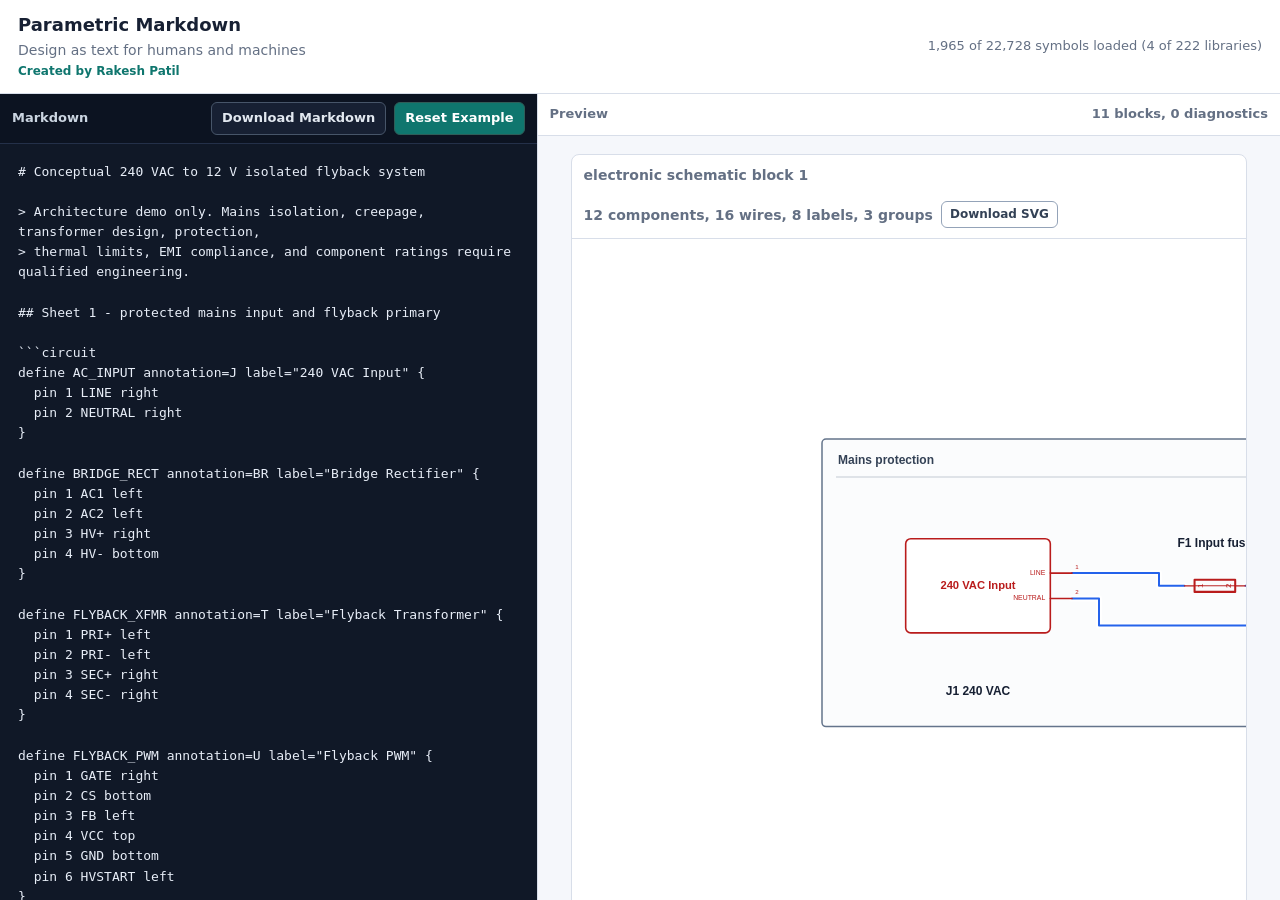
<file: index.html>
<!doctype html>
<html lang="en">
<head>
  <meta charset="utf-8">
  <meta name="viewport" content="width=device-width, initial-scale=1">
  <meta name="author" content="Rakesh Patil">
  <title>Parametric Markdown</title>
  <link rel="stylesheet" href="styles.css?v=20260619-credit1">
  <script src="symbols.generated.js" defer></script>
  <script src="parametric-markdown.js?v=20260619-runtime1" defer></script>
</head>
<body>
  <header class="app-header">
    <div>
      <h1>Parametric Markdown</h1>
      <p>Design as text for humans and machines</p>
      <p class="creator-signature">Created by Rakesh Patil</p>
    </div>
    <div class="status" id="catalogStatus">Loading symbol catalog...</div>
  </header>

  <main class="workspace">
    <section class="editor-pane" aria-label="Markdown editor">
      <div class="pane-title">
        <span>Markdown</span>
        <div class="pane-actions">
          <button id="downloadMarkdown" class="button-secondary" type="button">Download Markdown</button>
          <button id="resetExample" type="button">Reset Example</button>
        </div>
      </div>
      <textarea id="editor" spellcheck="false" aria-label="Markdown input"></textarea>
    </section>

    <section class="preview-pane" aria-label="Live preview">
      <div class="pane-title">
        <span>Preview</span>
        <span id="renderStatus">Idle</span>
      </div>
      <div id="preview" class="preview"></div>
    </section>
  </main>
</body>
</html>
</file>
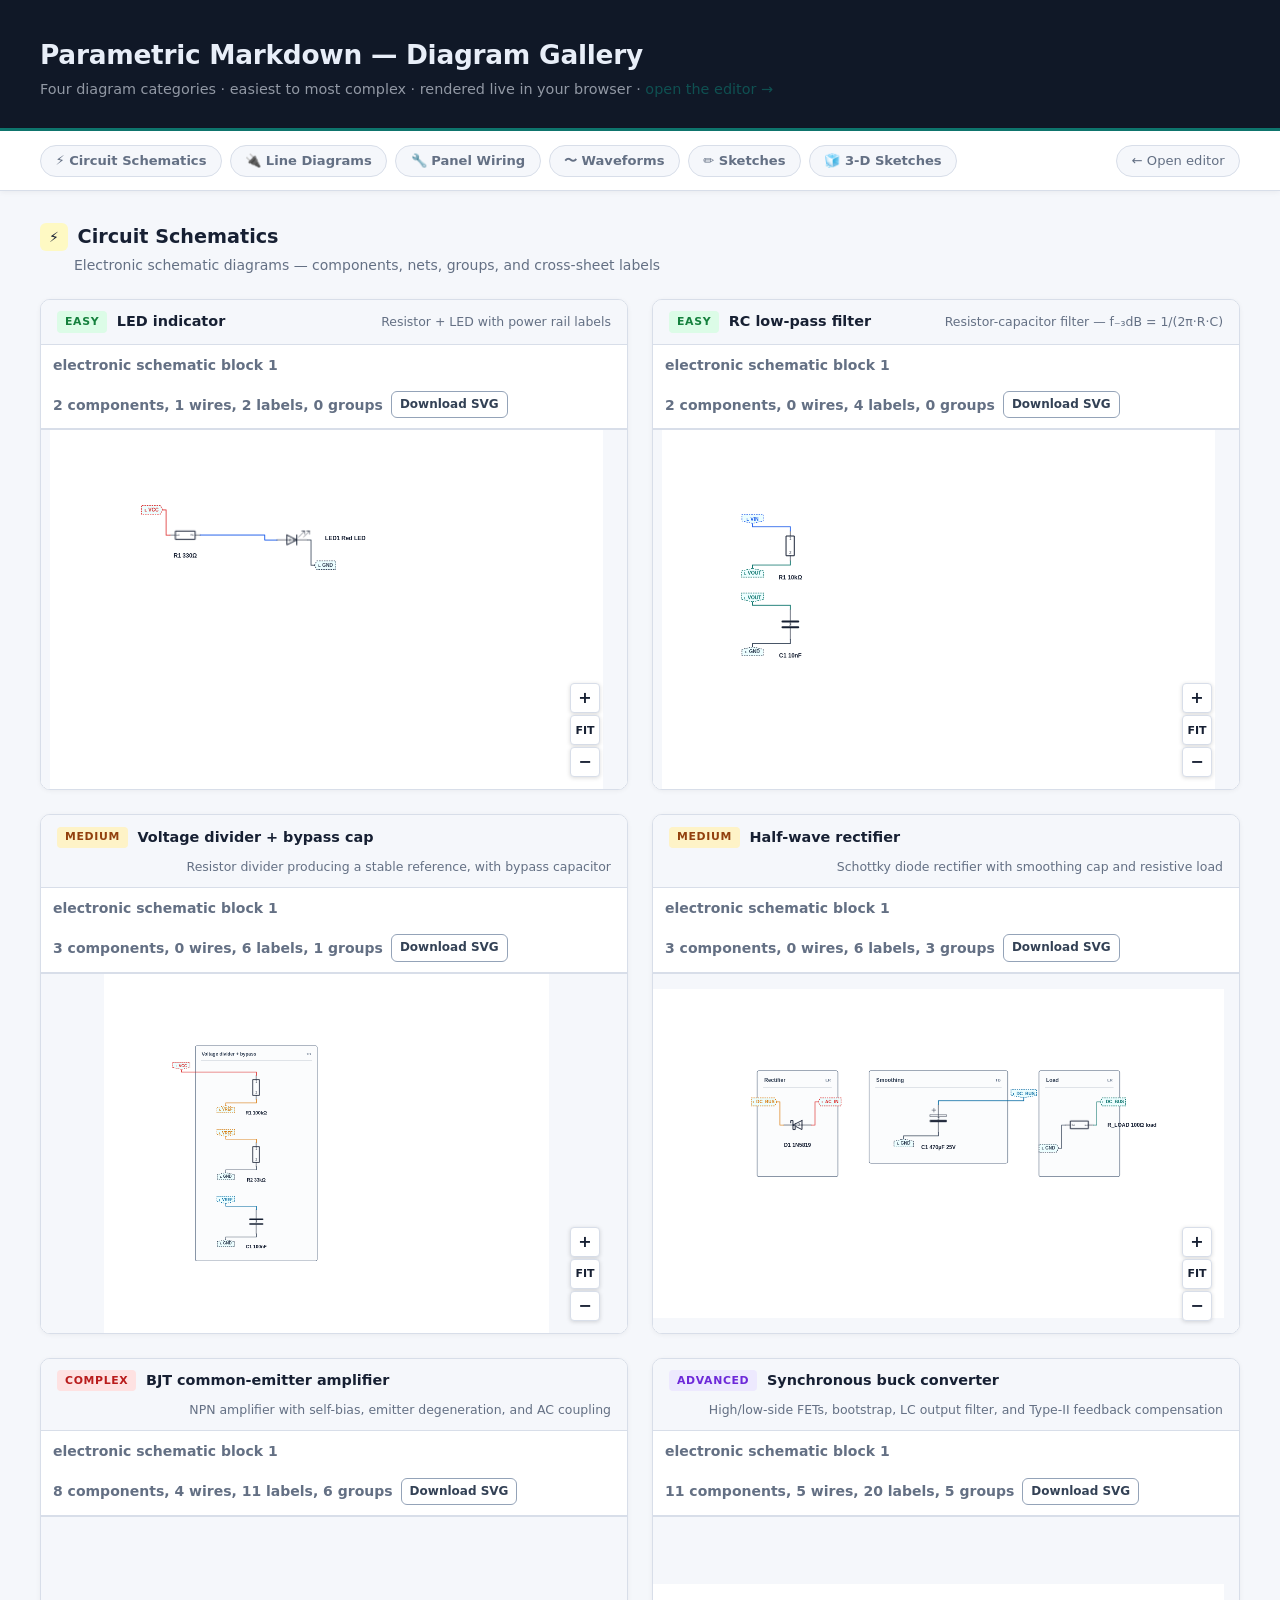
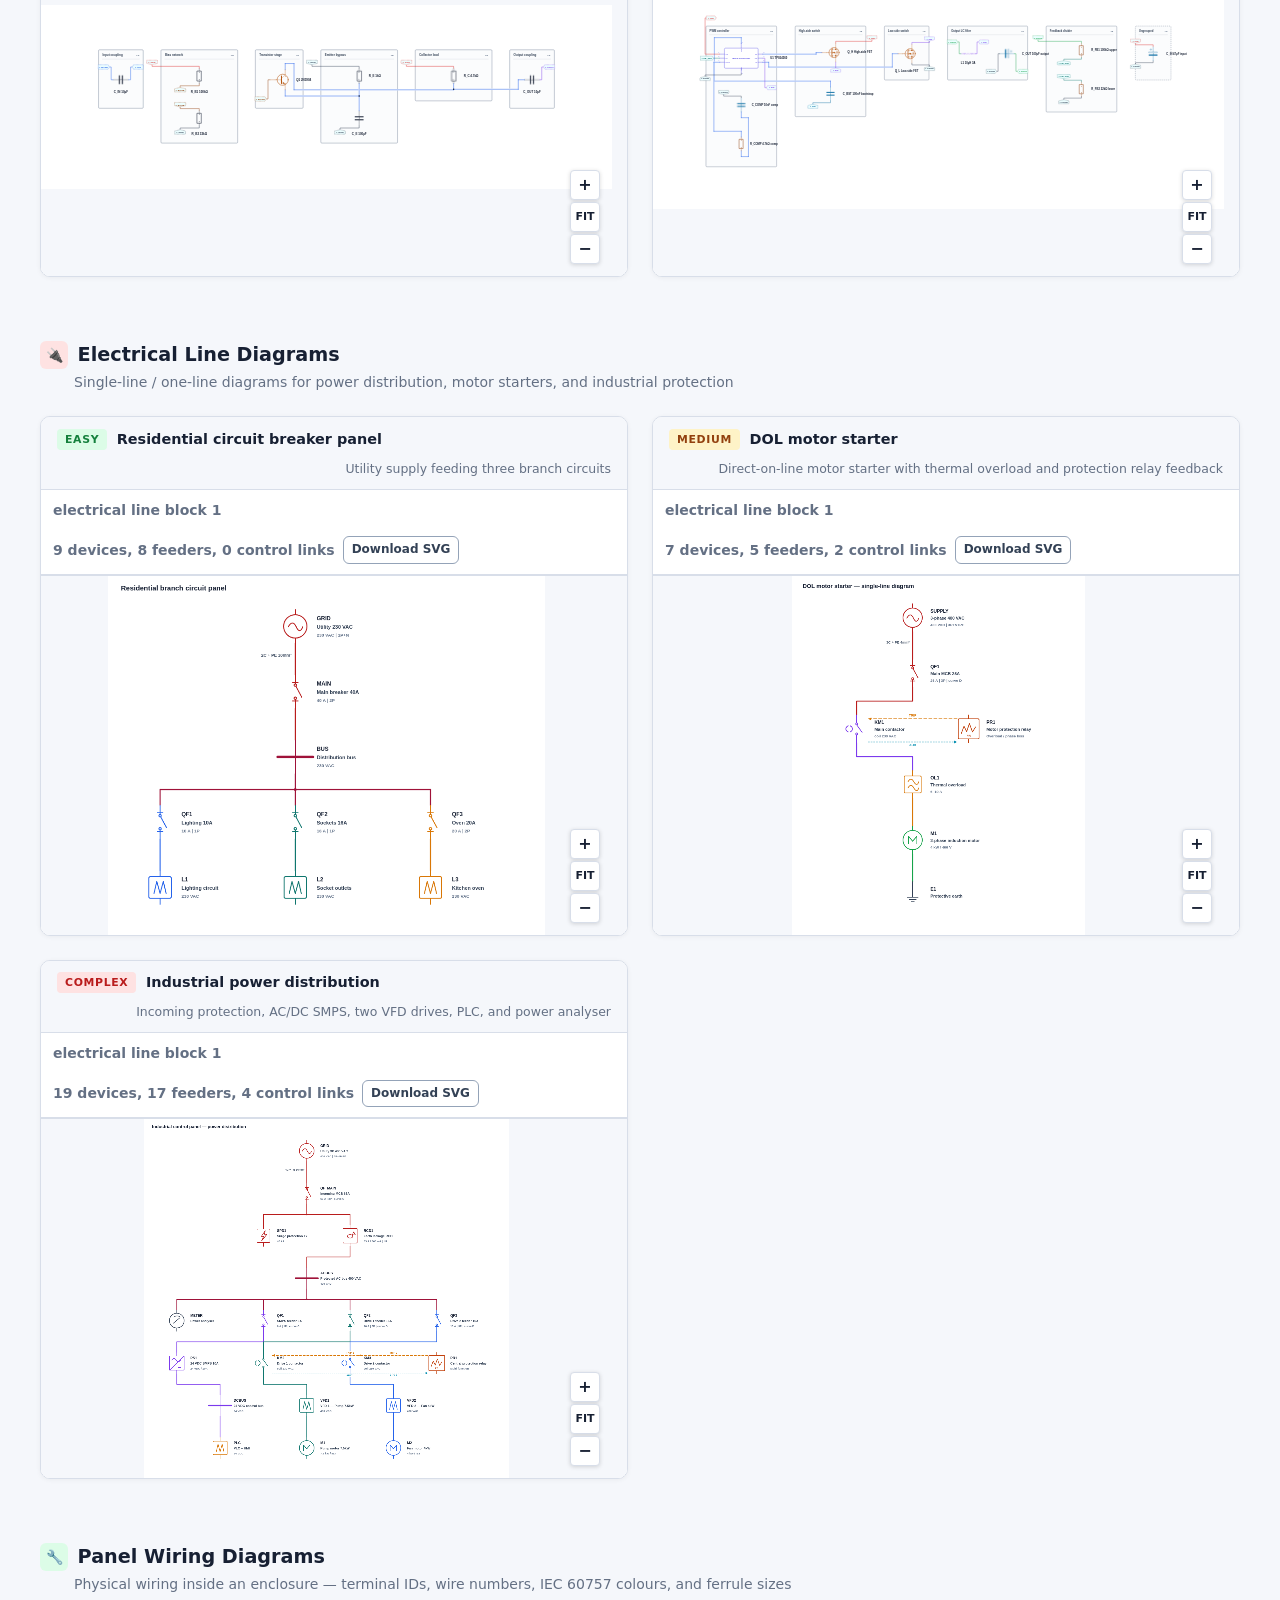
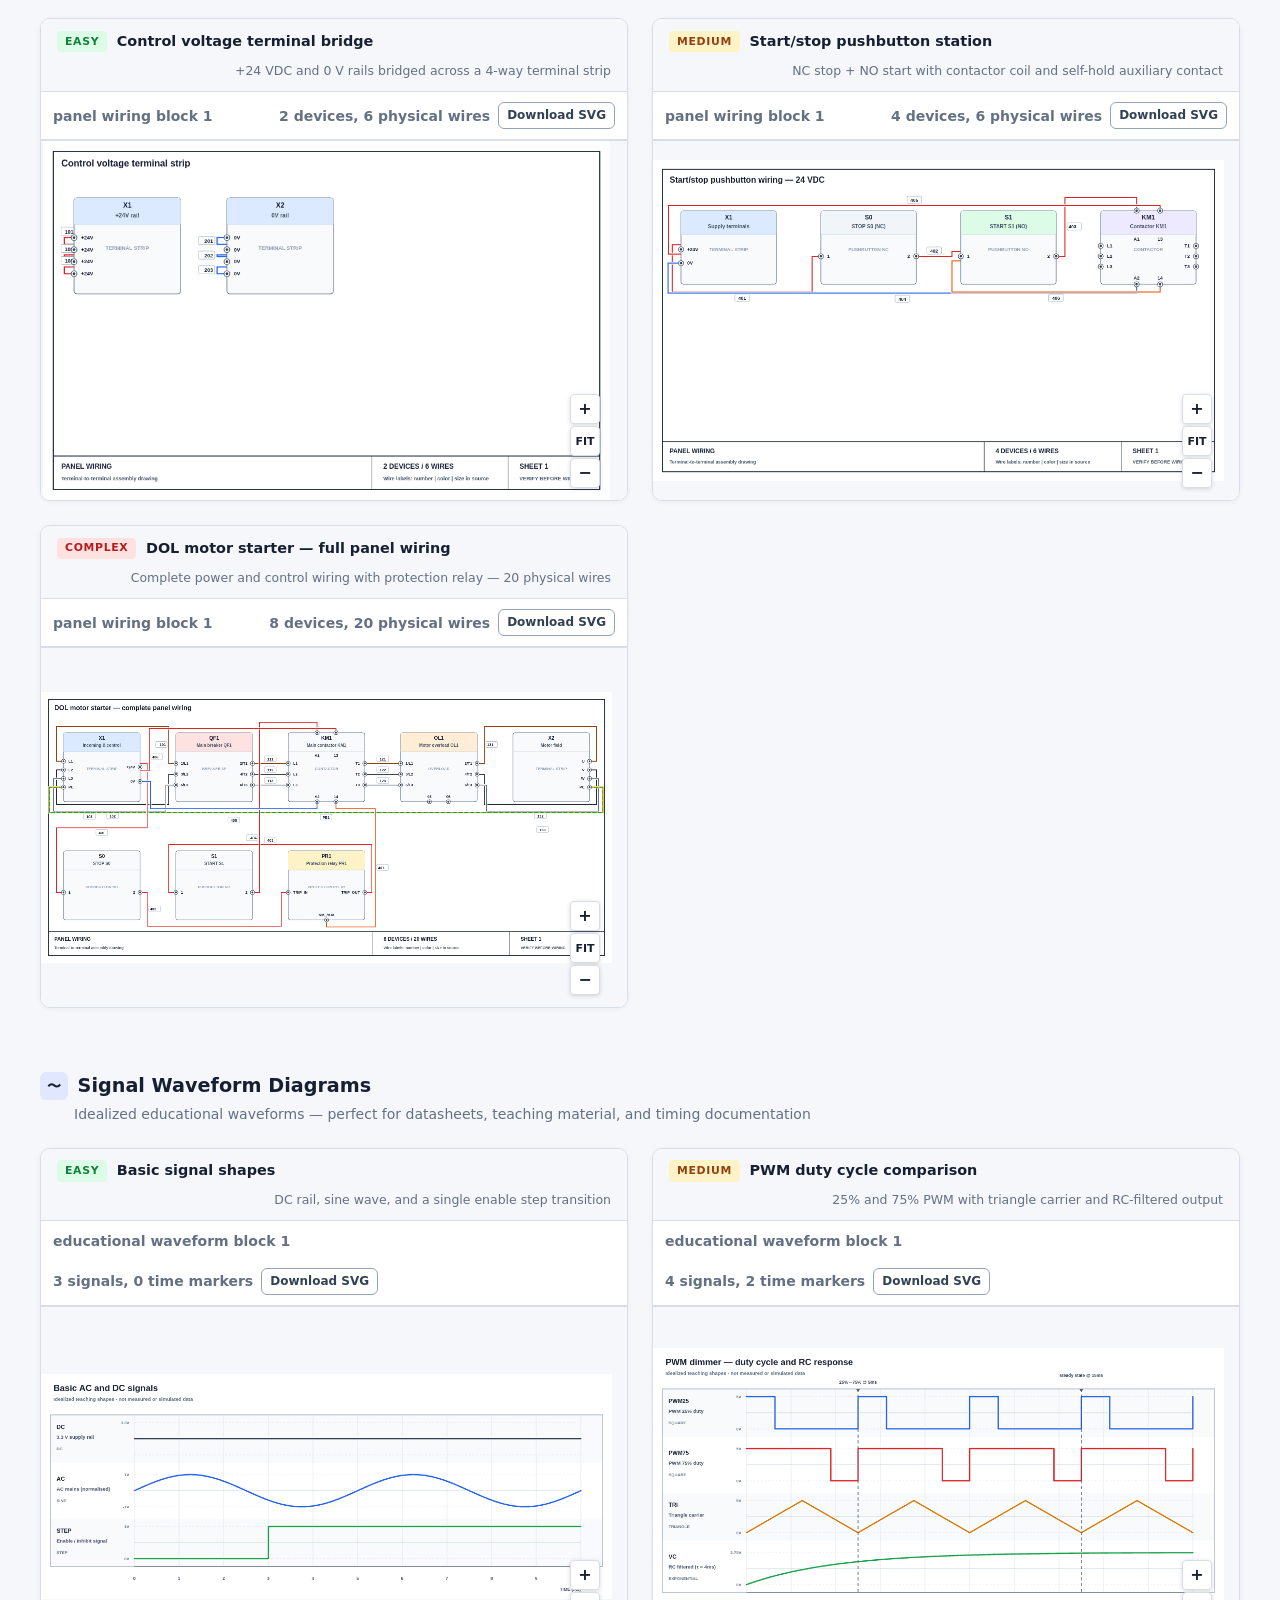
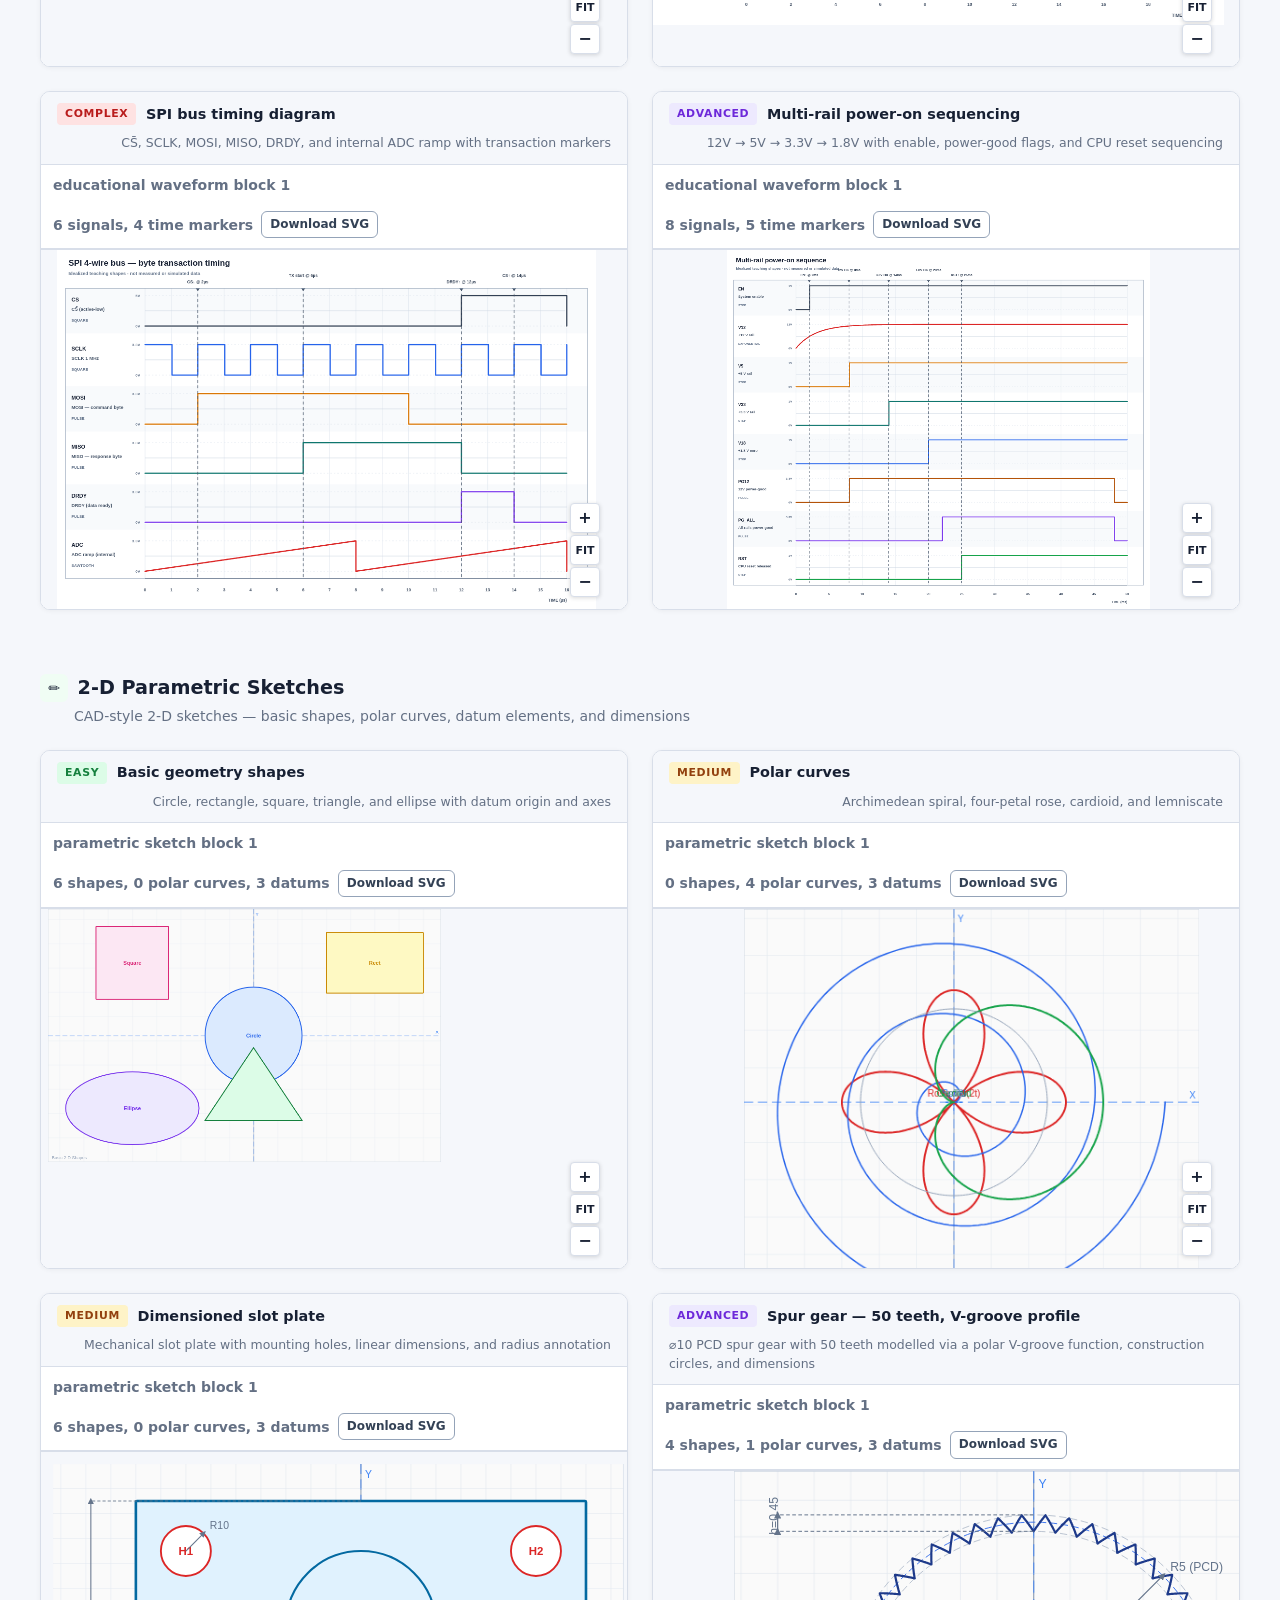
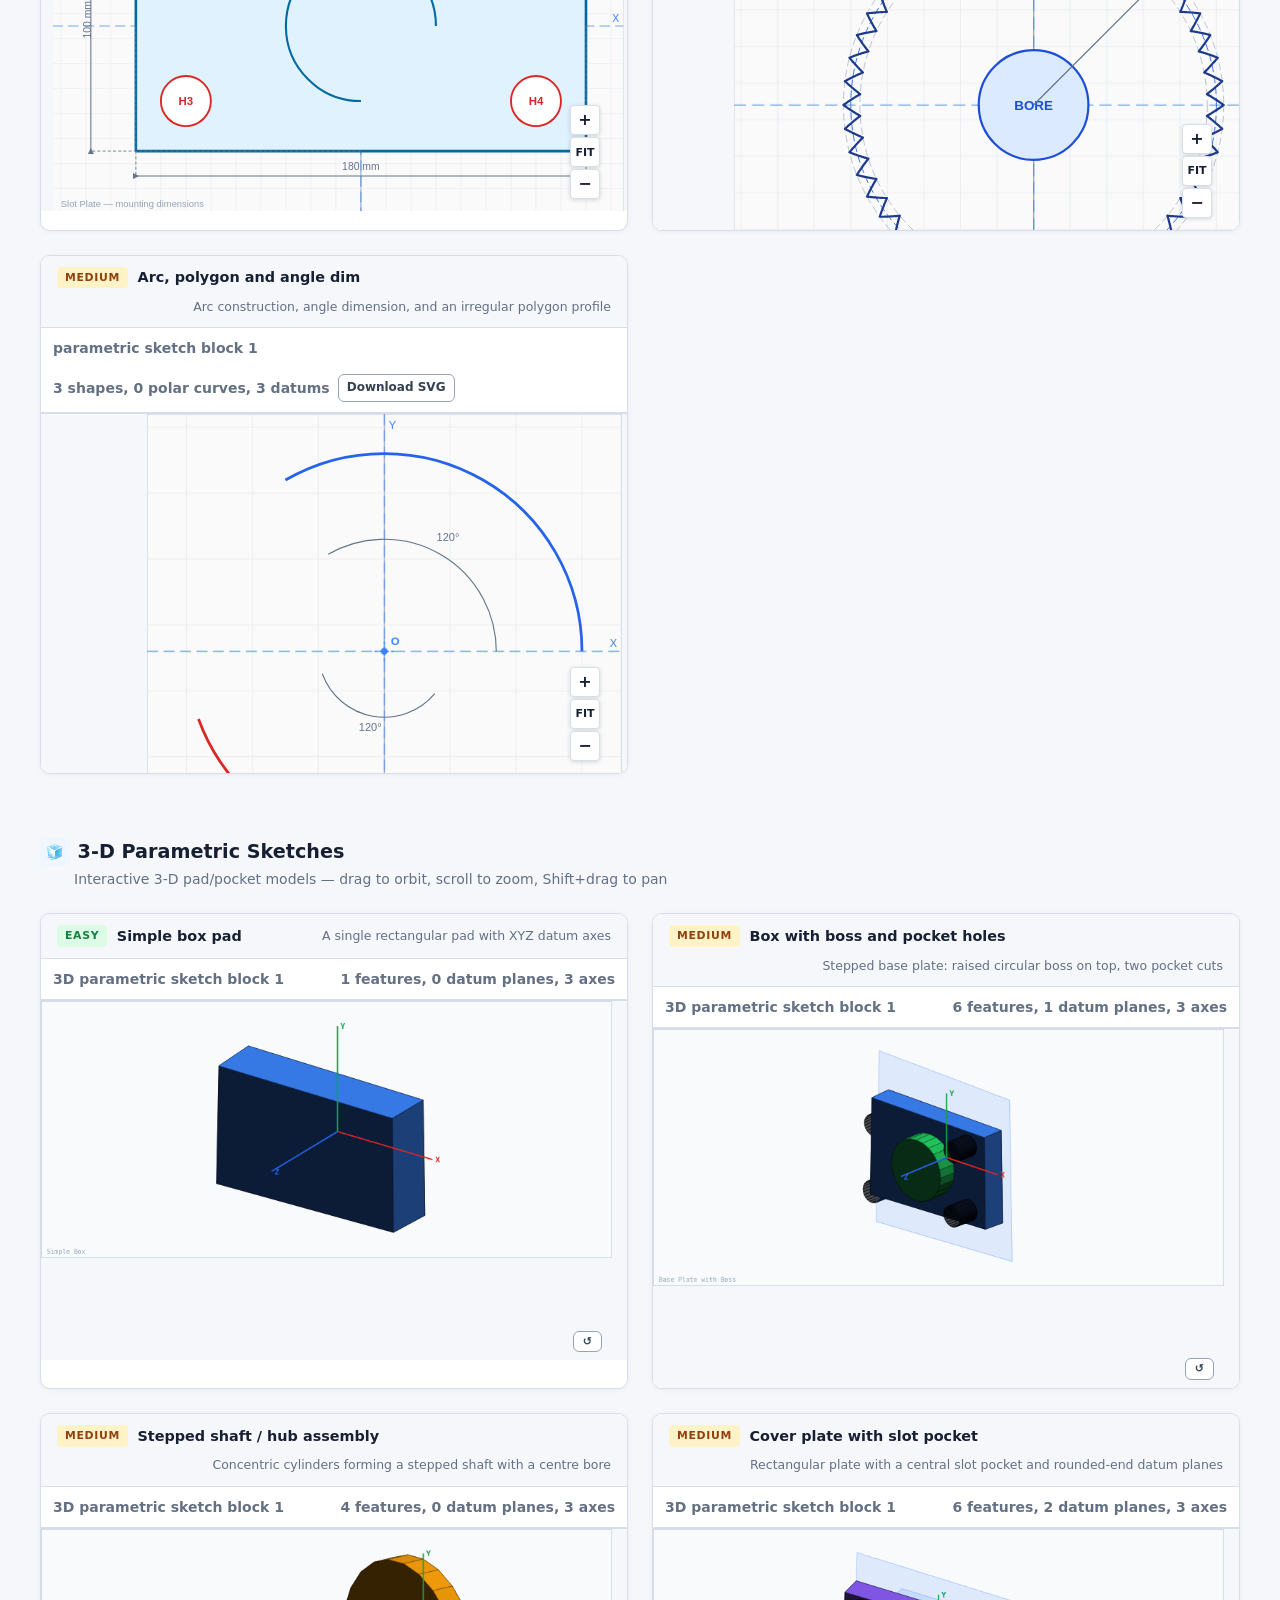
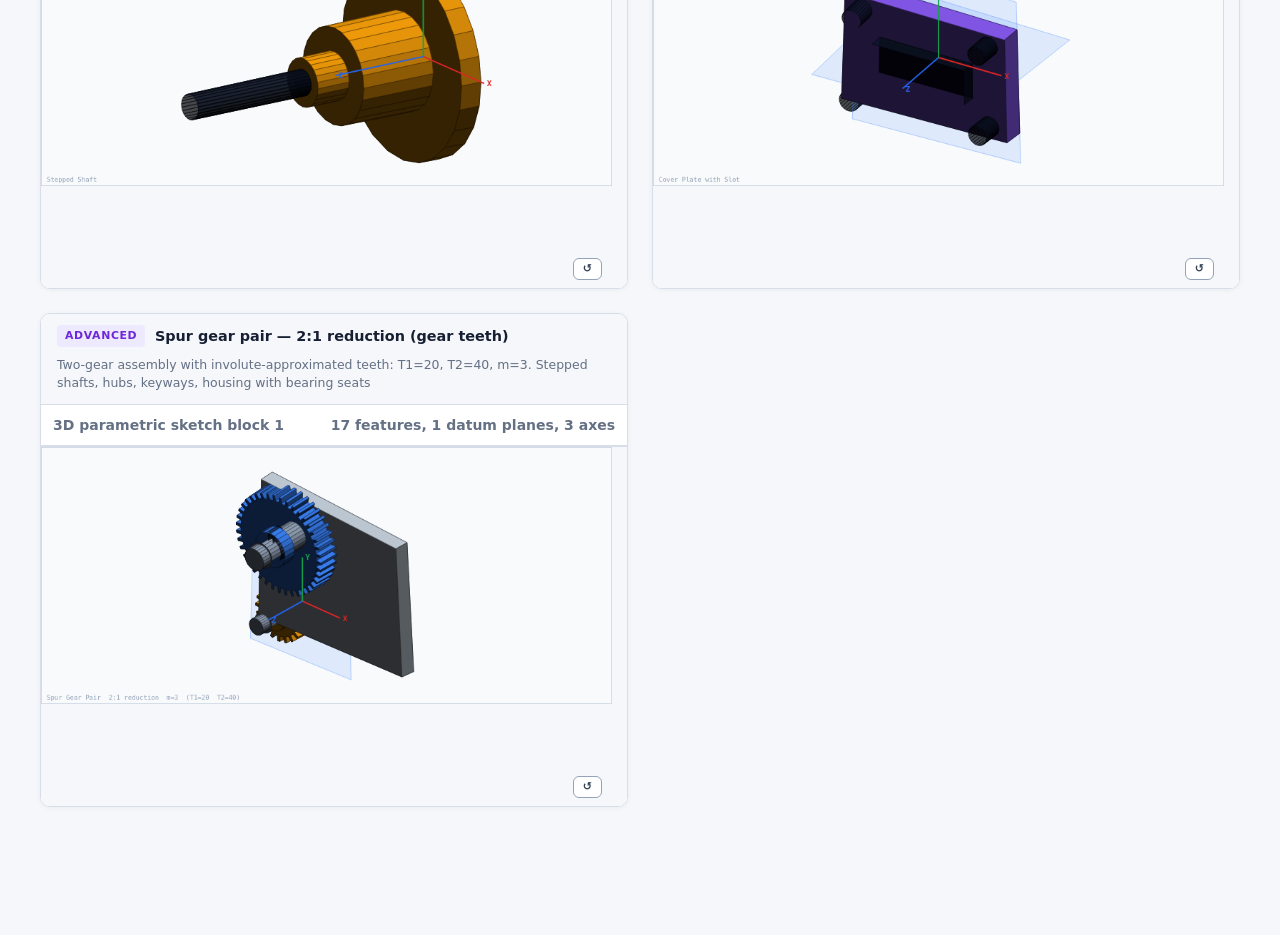
<file: gallery.html>
<!DOCTYPE html>
<html lang="en">
<head>
  <meta charset="UTF-8">
  <meta name="viewport" content="width=device-width, initial-scale=1">
  <meta name="author" content="Rakesh Patil">
  <title>Parametric Markdown — Diagram Gallery</title>
  <link rel="stylesheet" href="styles.css?v=20260622">
  <style>
    html, body { height: auto !important; overflow: visible !important; }
    body { margin: 0; display: block !important; }

    .g-header {
      background: var(--code-bg);
      color: var(--code-ink);
      padding: 2.25rem 2.5rem 1.75rem;
      border-bottom: 3px solid var(--accent);
    }
    .g-header h1 { margin: 0 0 0.3rem; font-size: 1.65rem; font-weight: 700; letter-spacing: -0.01em; }
    .g-header p  { margin: 0; opacity: 0.6; font-size: 0.9rem; }
    .g-header a  { color: var(--accent); text-decoration: none; }
    .g-header a:hover { text-decoration: underline; }

    .g-nav {
      display: flex; gap: 0.5rem;
      padding: 0.85rem 2.5rem;
      background: var(--panel);
      border-bottom: 1px solid var(--line);
      position: sticky; top: 0; z-index: 20;
      flex-wrap: wrap;
      box-shadow: 0 1px 6px rgba(0,0,0,0.06);
    }
    .g-nav a {
      padding: 0.35rem 0.9rem; border-radius: 999px; text-decoration: none;
      font-size: 0.82rem; font-weight: 600;
      background: var(--bg); color: var(--muted); border: 1px solid var(--line);
      transition: background 0.15s, color 0.15s, border-color 0.15s;
    }
    .g-nav a:hover { background: var(--accent); color: #fff; border-color: var(--accent); }
    .g-nav .nav-sep { flex: 1; }
    .g-nav .nav-home { font-size: 0.82rem; font-weight: 500; color: var(--muted); text-decoration: none; }
    .g-nav .nav-home:hover { color: var(--accent); }

    .g-main { padding: 2rem 2.5rem 4rem; max-width: 1440px; margin: 0 auto; }

    .g-section { margin-bottom: 4rem; scroll-margin-top: 4rem; }
    .g-section-head { margin-bottom: 1.5rem; }
    .g-section-head h2 { margin: 0 0 0.2rem; font-size: 1.2rem; font-weight: 700; display: flex; align-items: center; gap: 0.6rem; }
    .section-icon { width: 28px; height: 28px; border-radius: 6px; display: inline-flex; align-items: center; justify-content: center; font-size: 14px; flex-shrink: 0; }
    .g-section-head p { margin: 0; font-size: 0.875rem; color: var(--muted); padding-left: 34px; }

    .g-grid { display: grid; grid-template-columns: repeat(auto-fill, minmax(580px, 1fr)); gap: 1.5rem; }

    .g-card { background: var(--panel); border: 1px solid var(--line); border-radius: 10px; overflow: hidden; box-shadow: 0 1px 5px rgba(0,0,0,0.05); display: flex; flex-direction: column; }
    .g-card-head { display: flex; align-items: center; gap: 0.6rem; padding: 0.7rem 1rem; background: var(--bg); border-bottom: 1px solid var(--line); flex-wrap: wrap; }
    .diff-badge { font-size: 0.68rem; font-weight: 700; padding: 0.18rem 0.5rem; border-radius: 4px; text-transform: uppercase; letter-spacing: 0.06em; flex-shrink: 0; }
    .diff-easy     { background: #dcfce7; color: #15803d; }
    .diff-medium   { background: #fef3c7; color: #92400e; }
    .diff-complex  { background: #fee2e2; color: #b91c1c; }
    .diff-advanced { background: #ede9fe; color: #6d28d9; }
    .g-card-title { font-weight: 600; font-size: 0.9rem; color: var(--ink); }
    .g-card-desc  { font-size: 0.78rem; color: var(--muted); margin-left: auto; }

    .g-card-body .diagram-card { border: none !important; box-shadow: none !important; border-radius: 0 !important; margin: 0 !important; }

    /* Pan/zoom canvas */
    .g-card-body .diagram-canvas {
      padding: 0;
      position: relative;
      overflow: hidden;
      height: 360px;
      cursor: grab;
      user-select: none;
      background: var(--bg);
      border-top: 1px solid var(--line);
    }
    .g-card-body .diagram-canvas.is-dragging { cursor: grabbing; }
    .g-card-body .diagram-canvas svg {
      display: block;
      max-width: none !important;
      height: auto !important;
      transform-origin: 0 0;
      will-change: transform;
    }

    /* Zoom control buttons (Google Maps style) */
    .zoom-controls {
      position: absolute;
      bottom: 12px;
      right: 12px;
      display: flex;
      flex-direction: column;
      gap: 2px;
      z-index: 10;
    }
    .zoom-btn {
      width: 30px; height: 30px;
      border: 1px solid var(--line);
      background: var(--panel);
      color: var(--ink);
      font-size: 16px;
      line-height: 1;
      cursor: pointer;
      border-radius: 4px;
      box-shadow: 0 1px 4px rgba(0,0,0,0.15);
      display: flex; align-items: center; justify-content: center;
      transition: background 0.1s;
    }
    .zoom-btn:hover { background: var(--accent); color: #fff; border-color: var(--accent); }
    .zoom-btn.zoom-reset { font-size: 11px; font-weight: 700; }

    /* Gallery is a showcase — suppress diagnostic noise from expected single-use label warnings */
    .g-card-body .diagnostics { display: none !important; }
    .g-card-body .diagram-error-badge { display: none !important; }

    .g-loading { padding: 3rem 2rem; text-align: center; color: var(--muted); font-size: 0.9rem; }
    .g-loading-spinner { width: 28px; height: 28px; border: 3px solid var(--line); border-top-color: var(--accent); border-radius: 50%; animation: spin 0.8s linear infinite; margin: 0 auto 1rem; }
    @keyframes spin { to { transform: rotate(360deg); } }

    @media (max-width: 760px) {
      .g-header { padding: 1.5rem 1rem 1.25rem; }
      .g-nav    { padding: 0.75rem 1rem; }
      .g-main   { padding: 1rem 1rem 3rem; }
      .g-grid   { grid-template-columns: 1fr; }
    }
  </style>
</head>
<body>

<header class="g-header">
  <h1>Parametric Markdown — Diagram Gallery</h1>
  <p>Four diagram categories · easiest to most complex · rendered live in your browser ·
     <a href="index.html">open the editor →</a></p>
</header>

<nav class="g-nav">
  <a href="#circuits">⚡ Circuit Schematics</a>
  <a href="#line">🔌 Line Diagrams</a>
  <a href="#wiring">🔧 Panel Wiring</a>
  <a href="#waveform">〜 Waveforms</a>
  <a href="#sketches">✏ Sketches</a>
  <a href="#sketches3d">🧊 3-D Sketches</a>
  <span class="nav-sep"></span>
  <a class="nav-home" href="index.html">← Open editor</a>
</nav>

<main class="g-main" id="gallery">
  <div class="g-loading">
    <div class="g-loading-spinner"></div>
    Loading diagram engine…
  </div>
</main>

<script src="symbols.generated.js?v=20260622" defer></script>
<script src="parametric-markdown.js?v=20260622" defer></script>
<script>
/* ─────────────────────────────────────────────────────────────────────────
   SYNTAX NOTES for future editing:
   • Device:R pins are .1 / .2  (NOT .A / .B)
   • Device:C, Device:C_Polarized pins are .1 / .2
   • Device:LED, Device:D_Schottky pins are .A / .K
   • BJT (Q_NPN_BCE) pins: .B .C .E   FET (Q_NMOS_GDS) pins: .G .D .S
   • group blocks MUST be multi-line: group NAME label="…" direction=LR {\n  REF1\n}
   • Use local: labels for single-sheet power rails (avoids "open" warning)
──────────────────────────────────────────────────────────────────────────── */

const EXAMPLES = {

  /* ── CIRCUIT SCHEMATICS ─────────────────────────────────────────── */
  circuits: {
    id: "circuits",
    icon: "⚡",
    iconBg: "#fef9c3",
    title: "Circuit Schematics",
    desc: "Electronic schematic diagrams — components, nets, groups, and cross-sheet labels",
    examples: [
      {
        id: "c1",
        title: "LED indicator",
        difficulty: "easy",
        desc: "Resistor + LED with power rail labels",
        markdown:
`\`\`\`circuit
R1:   Device:R   value="330Ω"
LED1: Device:LED value="Red LED"

layout direction=LR

R1.1   --> local:VCC   color=#dc2626
R1.2   --> LED1.A      color=#d97706
LED1.K --> local:GND   color=#334155
\`\`\``
      },
      {
        id: "c2",
        title: "RC low-pass filter",
        difficulty: "easy",
        desc: "Resistor-capacitor filter — f₋₃dB = 1/(2π·R·C)",
        markdown:
`\`\`\`circuit
R1: Device:R value="10kΩ"
C1: Device:C value="10nF"

layout direction=LR gap=70

R1.1 --> local:VIN    color=#2563eb
R1.2 --> local:VOUT   color=#0f766e
C1.1 --> local:VOUT   color=#0f766e
C1.2 --> local:GND    color=#334155
\`\`\``
      },
      {
        id: "c3",
        title: "Voltage divider + bypass cap",
        difficulty: "medium",
        desc: "Resistor divider producing a stable reference, with bypass capacitor",
        markdown:
`\`\`\`circuit
R1: Device:R value="100kΩ"
R2: Device:R value="33kΩ"
C1: Device:C value="100nF"

layout direction=TB gap=60

group DIVIDER label="Voltage divider + bypass" direction=TB {
  R1 R2 C1
}

R1.1 --> local:VCC    color=#dc2626
R1.2 --> local:VREF   color=#d97706
R2.1 --> local:VREF   color=#d97706
R2.2 --> local:GND    color=#334155
C1.1 --> local:VREF   color=#0369a1
C1.2 --> local:GND    color=#334155
\`\`\``
      },
      {
        id: "c4",
        title: "Half-wave rectifier",
        difficulty: "medium",
        desc: "Schottky diode rectifier with smoothing cap and resistive load",
        markdown:
`\`\`\`circuit
D1:     Device:D_Schottky  value="1N5819"
C1:     Device:C_Polarized value="470µF 25V"
R_LOAD: Device:R           value="100Ω load"

layout direction=LR gap=70

group RECTIFIER label="Rectifier" direction=LR {
  D1
}
group FILTER label="Smoothing" direction=TB {
  C1
}
group LOAD label="Load" direction=LR {
  R_LOAD
}

D1.A     --> local:AC_IN    color=#dc2626
D1.K     --> local:DC_BUS   color=#d97706
C1.1     --> local:DC_BUS   color=#0369a1
C1.2     --> local:GND      color=#334155
R_LOAD.1 --> local:DC_BUS   color=#0f766e
R_LOAD.2 --> local:GND      color=#334155
\`\`\``
      },
      {
        id: "c5",
        title: "BJT common-emitter amplifier",
        difficulty: "complex",
        desc: "NPN amplifier with self-bias, emitter degeneration, and AC coupling",
        markdown:
`\`\`\`circuit
C_IN:  Device:C value="10µF"
R_B1:  Device:R value="100kΩ"
R_B2:  Device:R value="33kΩ"
Q1:    Transistor_BJT:Q_NPN_BCE value="2N3904" color=#b45309
R_C:   Device:R value="4.7kΩ"
R_E:   Device:R value="1kΩ"
C_E:   Device:C value="100µF"
C_OUT: Device:C value="10µF"

layout direction=LR gap=72

group INPUT label="Input coupling" direction=LR {
  C_IN
}
group BIAS label="Bias network" direction=TB {
  R_B1 R_B2
}
group STAGE label="Transistor stage" direction=LR {
  Q1
}
group DEGENR label="Emitter bypass" direction=TB {
  R_E C_E
}
group COLL label="Collector load" direction=TB {
  R_C
}
group OUTPUT label="Output coupling" direction=LR {
  C_OUT
}

C_IN.1  --> local:AIN    color=#2563eb
C_IN.2  --> local:BASE   color=#2563eb
R_B1.1  --> local:VCC    color=#dc2626
R_B1.2  --> local:BASE   color=#92400e
R_B2.1  --> local:BASE   color=#92400e
R_B2.2  --> local:GND    color=#334155
Q1.B    --> local:BASE   color=#92400e
Q1.C    --> R_C.1        color=#d97706
R_C.2   --> local:VCC    color=#dc2626
Q1.E    --> R_E.1        color=#0369a1
Q1.E    --> C_E.1        color=#0369a1
R_E.2   --> local:GND    color=#334155
C_E.2   --> local:GND    color=#334155
Q1.C    --> C_OUT.1      color=#7c3aed
C_OUT.2 --> local:AOUT   color=#7c3aed
\`\`\``
      },
      {
        id: "c6",
        title: "Synchronous buck converter",
        difficulty: "advanced",
        desc: "High/low-side FETs, bootstrap, LC output filter, and Type-II feedback compensation",
        markdown:
`\`\`\`circuit
define BUCK_CTRL annotation=U label="Buck Controller" {
  pin 1 VIN   left
  pin 2 BST   top
  pin 3 HO    right
  pin 4 SW    right
  pin 5 LO    right
  pin 6 FB    left
  pin 7 COMP  left
  pin 8 GND   bottom
}

U1:     BUCK_CTRL value="TPS54360"              color=#4f46e5
Q_H:    Transistor_FET:Q_NMOS_GDS value="High-side FET" color=#b45309
Q_L:    Transistor_FET:Q_NMOS_GDS value="Low-side FET"  color=#b45309
L1:     Device:L value="10µH 3A"                color=#7c3aed
C_BST:  Device:C value="100nF bootstrap"        color=#0369a1
C_IN:   Device:C_Polarized value="47µF input"   color=#0369a1
C_OUT:  Device:C_Polarized value="100µF output" color=#0369a1
R_FB1:  Device:R value="100kΩ upper"            color=#92400e
R_FB2:  Device:R value="22kΩ lower"             color=#92400e
C_COMP: Device:C value="10nF comp"              color=#0369a1
R_COMP: Device:R value="4.7kΩ comp"             color=#92400e

layout direction=LR gap=82

group CTRL label="PWM controller" direction=TB {
  U1 C_COMP R_COMP
}
group HSIDE label="High-side switch" direction=TB {
  Q_H C_BST
}
group LSIDE label="Low-side switch" direction=LR {
  Q_L
}
group FILTER label="Output LC filter" direction=LR {
  L1 C_OUT
}
group FB label="Feedback divider" direction=TB {
  R_FB1 R_FB2
}

C_IN.1   --> local:VIN    color=#dc2626
C_IN.2   --> local:PGND   color=#334155
U1.VIN   --> local:VIN    color=#dc2626
Q_H.D    --> local:VIN    color=#dc2626
U1.HO    --> Q_H.G        color=#d97706
Q_H.S    --> local:SW     color=#7c3aed
U1.SW    --> local:SW     color=#7c3aed
Q_L.D    --> local:SW     color=#7c3aed
U1.LO    --> Q_L.G        color=#d97706
Q_L.S    --> local:PGND   color=#334155
C_BST.1  --> U1.BST       color=#0369a1
C_BST.2  --> local:SW     color=#0369a1
L1.1     --> local:SW     color=#7c3aed
L1.2     --> local:VOUT   color=#16a34a
C_OUT.1  --> local:VOUT   color=#16a34a
C_OUT.2  --> local:PGND   color=#334155
R_FB1.1  --> local:VOUT   color=#16a34a
R_FB1.2  --> local:FB_MID color=#0f766e
R_FB2.1  --> local:FB_MID color=#0f766e
R_FB2.2  --> local:PGND   color=#334155
U1.FB    --> local:FB_MID color=#0f766e
U1.COMP  --> R_COMP.1     color=#0891b2
R_COMP.2 --> C_COMP.1     color=#0891b2
C_COMP.2 --> local:PGND   color=#334155
U1.GND   --> local:PGND   color=#334155
\`\`\``
      }
    ]
  },

  /* ── ELECTRICAL LINE DIAGRAMS ───────────────────────────────────── */
  line: {
    id: "line",
    icon: "🔌",
    iconBg: "#fee2e2",
    title: "Electrical Line Diagrams",
    desc: "Single-line / one-line diagrams for power distribution, motor starters, and industrial protection",
    examples: [
      {
        id: "l1",
        title: "Residential circuit breaker panel",
        difficulty: "easy",
        desc: "Utility supply feeding three branch circuits",
        markdown:
`\`\`\`line
title "Residential branch circuit panel"
layout direction=TB gap=60 rankgap=48

GRID:  source  label="Utility 230 VAC"    voltage="230 VAC"  phases="1P+N" color=#b91c1c
MAIN:  breaker label="Main breaker 40A"   rating="40 A"      poles=2       color=#b91c1c
BUS:   bus     label="Distribution bus"   voltage="230 VAC"                color=#9f1239
QF1:   breaker label="Lighting 10A"       rating="10 A"      poles=1       color=#2563eb
QF2:   breaker label="Sockets 16A"        rating="16 A"      poles=1       color=#0f766e
QF3:   breaker label="Oven 20A"           rating="20 A"      poles=2       color=#d97706
L1:    load    label="Lighting circuit"   voltage="230 VAC"                color=#2563eb
L2:    load    label="Socket outlets"     voltage="230 VAC"                color=#0f766e
L3:    load    label="Kitchen oven"       voltage="230 VAC"                color=#d97706

GRID --> MAIN cable="2C + PE 10mm²"
MAIN --> BUS
BUS  --> QF1
BUS  --> QF2
BUS  --> QF3
QF1  --> L1
QF2  --> L2
QF3  --> L3
\`\`\``
      },
      {
        id: "l2",
        title: "DOL motor starter",
        difficulty: "medium",
        desc: "Direct-on-line motor starter with thermal overload and protection relay feedback",
        markdown:
`\`\`\`line
title "DOL motor starter — single-line diagram"
layout direction=TB gap=60 rankgap=52

SUPPLY: source           label="3-phase 400 VAC"        voltage="400 VAC" phases="3P+N+PE" color=#b91c1c
QF1:    breaker          label="Main MCB 25A"            rating="25 A"     poles=3 curve=D  color=#b91c1c
KM1:    contactor        label="Main contactor"          coil="230 VAC"                     color=#7c3aed
OL1:    overload         label="Thermal overload"        rating="6–10 A"                    color=#d97706
M1:     motor            label="3-phase induction motor" rating="4 kW / 400 V"             color=#16a34a
E1:     earth            label="Protective earth"                                            color=#334155
PR1:    protection_relay label="Motor protection relay"  function="Overload / phase loss"   color=#c2410c

SUPPLY --> QF1 cable="3C + PE 4mm²"
QF1    --> KM1
KM1    --> OL1
OL1    --> M1
M1     --> E1
PR1    --control-->  KM1 label="TRIP"
KM1    --feedback--> PR1 label="AUX"
\`\`\``
      },
      {
        id: "l3",
        title: "Industrial power distribution",
        difficulty: "complex",
        desc: "Incoming protection, AC/DC SMPS, two VFD drives, PLC, and power analyser",
        markdown:
`\`\`\`line
title "Industrial control panel — power distribution"
layout direction=TB gap=64 rankgap=52

GRID:    source           label="Utility 3P 400 VAC"      voltage="400 VAC" phases="3P+N+PE" color=#b91c1c
QF_MAIN: breaker          label="Incoming MCB 63A"         rating="63 A"     poles=3 curve=C  color=#b91c1c
SPD1:    spd              label="Surge protection T2"      rating="40 kA"                      color=#b91c1c
RCD1:    rcd              label="Earth leakage RCD"        rating="63 A / 300 mA" poles=4      color=#b91c1c
ACBUS:   bus              label="Protected AC bus 400 VAC" voltage="400 VAC"                   color=#9f1239
METER:   meter            label="Power analyser"                                               color=#334155
QF1:     breaker          label="SMPS feeder 6A"           rating="6 A"      poles=1 curve=C  color=#7c3aed
PS1:     power_supply     label="24 VDC SMPS 10A"          input="230 VAC"   output="24 VDC / 10A" color=#7c3aed
DCBUS:   bus              label="24 VDC control bus"       voltage="24 VDC"                   color=#7c3aed
PLC:     load             label="PLC + HMI"                voltage="24 VDC"                   color=#d97706
QF2:     breaker          label="Drive 1 feeder 16A"       rating="16 A"     poles=3 curve=D  color=#0f766e
KM2:     contactor        label="Drive 1 contactor"        coil="230 VAC"                     color=#0f766e
VFD1:    load             label="VFD 1 — Pump 7.5kW"      voltage="400 VAC"                  color=#0f766e
M1:      motor            label="Pump motor 7.5kW"         rating="7.5 kW / IE3"             color=#0f766e
QF3:     breaker          label="Drive 2 feeder 10A"       rating="10 A"     poles=3 curve=D  color=#2563eb
KM3:     contactor        label="Drive 2 contactor"        coil="230 VAC"                     color=#2563eb
VFD2:    load             label="VFD 2 — Fan 4kW"         voltage="400 VAC"                  color=#2563eb
M2:      motor            label="Fan motor 4kW"            rating="4 kW / IE3"               color=#2563eb
PR1:     protection_relay label="Central protection relay" function="Multi-function"          color=#c2410c

GRID    --> QF_MAIN cable="4C + PE 16mm²"
QF_MAIN --> SPD1
QF_MAIN --> RCD1
RCD1    --> ACBUS
ACBUS   --> METER
ACBUS   --> QF1
QF1     --> PS1
PS1     --> DCBUS
DCBUS   --> PLC
ACBUS   --> QF2
QF2     --> KM2
KM2     --> VFD1
VFD1    --> M1
ACBUS   --> QF3
QF3     --> KM3
KM3     --> VFD2
VFD2    --> M2
PR1     --control-->  KM2 label="TRIP 1"
PR1     --control-->  KM3 label="TRIP 2"
KM2     --feedback--> PR1 label="AUX 1"
KM3     --feedback--> PR1 label="AUX 2"
\`\`\``
      }
    ]
  },

  /* ── PANEL WIRING ───────────────────────────────────────────────── */
  wiring: {
    id: "wiring",
    icon: "🔧",
    iconBg: "#dcfce7",
    title: "Panel Wiring Diagrams",
    desc: "Physical wiring inside an enclosure — terminal IDs, wire numbers, IEC 60757 colours, and ferrule sizes",
    examples: [
      {
        id: "w1",
        title: "Control voltage terminal bridge",
        difficulty: "easy",
        desc: "+24 VDC and 0 V rails bridged across a 4-way terminal strip",
        markdown:
`\`\`\`wiring
title "Control voltage terminal strip"
layout direction=LR gap=80 rowgap=100 wrap=4

X1: terminal_strip label="+24V rail" terminals="1:+24V@left,2:+24V@left,3:+24V@left,4:+24V@left"
X2: terminal_strip label="0V rail"   terminals="1:0V@left,2:0V@left,3:0V@left,4:0V@left"

X1.1 --> X1.2 wire=101 color=RD size=0.75mm2
X1.2 --> X1.3 wire=102 color=RD size=0.75mm2
X1.3 --> X1.4 wire=103 color=RD size=0.75mm2
X2.1 --> X2.2 wire=201 color=BU size=0.75mm2
X2.2 --> X2.3 wire=202 color=BU size=0.75mm2
X2.3 --> X2.4 wire=203 color=BU size=0.75mm2
\`\`\``
      },
      {
        id: "w2",
        title: "Start/stop pushbutton station",
        difficulty: "medium",
        desc: "NC stop + NO start with contactor coil and self-hold auxiliary contact",
        markdown:
`\`\`\`wiring
title "Start/stop pushbutton wiring — 24 VDC"
layout direction=LR gap=86 rowgap=110 wrap=4

X1:  terminal_strip label="Supply terminals" terminals="1:+24V@left,2:0V@left"
S0:  pushbutton_nc  label="STOP S0 (NC)"
S1:  pushbutton_no  label="START S1 (NO)"
KM1: contactor      label="Contactor KM1"

X1.1   --> S0.1   wire=401 color=RD size=0.75mm2
S0.2   --> S1.1   wire=402 color=RD size=0.75mm2
S1.2   --> KM1.A1 wire=403 color=RD size=0.75mm2
KM1.A2 --> X1.2   wire=404 color=BU size=0.75mm2
X1.1   --> KM1.13 wire=405 color=RD size=0.75mm2
KM1.14 --> S1.1   wire=406 color=OG size=0.75mm2
\`\`\``
      },
      {
        id: "w3",
        title: "DOL motor starter — full panel wiring",
        difficulty: "complex",
        desc: "Complete power and control wiring with protection relay — 20 physical wires",
        markdown:
`\`\`\`wiring
title "DOL motor starter — complete panel wiring"
layout direction=LR gap=86 rowgap=118 wrap=5

X1:  terminal_strip   label="Incoming & control" terminals="1:L1@left,2:L2@left,3:L3@left,4:PE@left,5:+24V@right,6:0V@right"
QF1: breaker_3p       label="Main breaker QF1"
KM1: contactor        label="Main contactor KM1"
OL1: overload         label="Motor overload OL1"
X2:  terminal_strip   label="Motor field"        terminals="1:U@right,2:V@right,3:W@right,4:PE@right"
S0:  pushbutton_nc    label="STOP S0"
S1:  pushbutton_no    label="START S1"
PR1: protection_relay label="Protection relay PR1" terminals="95:TRIP_IN@left,96:TRIP_OUT@right,DI:KM_AUX@bottom"

X1.1   --> QF1.1   wire=101 color=BN   size=2.5mm2
X1.2   --> QF1.3   wire=102 color=BK   size=2.5mm2
X1.3   --> QF1.5   wire=103 color=GY   size=2.5mm2
QF1.2  --> KM1.L1  wire=111 color=BN   size=2.5mm2
QF1.4  --> KM1.L2  wire=112 color=BK   size=2.5mm2
QF1.6  --> KM1.L3  wire=113 color=GY   size=2.5mm2
KM1.T1 --> OL1.1   wire=121 color=BN   size=2.5mm2
KM1.T2 --> OL1.3   wire=122 color=BK   size=2.5mm2
KM1.T3 --> OL1.5   wire=123 color=GY   size=2.5mm2
OL1.2  --> X2.1    wire=131 color=BN   size=2.5mm2
OL1.4  --> X2.2    wire=132 color=BK   size=2.5mm2
OL1.6  --> X2.3    wire=133 color=GY   size=2.5mm2
X1.4   --> X2.4    wire=PE1 color=GNYE size=2.5mm2
X1.5   --> S0.1    wire=401 color=RD   size=0.75mm2
S0.2   --> PR1.95  wire=402 color=RD   size=0.75mm2
PR1.96 --> S1.1    wire=403 color=RD   size=0.75mm2
S1.2   --> KM1.A1  wire=404 color=RD   size=0.75mm2
KM1.A2 --> X1.6    wire=405 color=BU   size=0.75mm2
X1.5   --> KM1.13  wire=406 color=RD   size=0.75mm2
KM1.14 --> PR1.DI  wire=407 color=OG   size=0.75mm2
\`\`\``
      }
    ]
  },

  /* ── WAVEFORM DIAGRAMS ──────────────────────────────────────────── */
  waveform: {
    id: "waveform",
    icon: "〜",
    iconBg: "#e0e7ff",
    title: "Signal Waveform Diagrams",
    desc: "Idealized educational waveforms — perfect for datasheets, teaching material, and timing documentation",
    examples: [
      {
        id: "wv1",
        title: "Basic signal shapes",
        difficulty: "easy",
        desc: "DC rail, sine wave, and a single enable step transition",
        markdown:
`\`\`\`waveform
title "Basic AC and DC signals"
time start=0 end=10 unit=ms divisions=10

DC:   dc   label="3.3 V supply rail"         level=3.3   unit=V color=#334155
AC:   sine label="AC mains (normalised)"     amplitude=1 cycles=2 unit=V color=#2563eb
STEP: step label="Enable / inhibit signal"   from=0 to=5 at=3    unit=V color=#16a34a
\`\`\``
      },
      {
        id: "wv2",
        title: "PWM duty cycle comparison",
        difficulty: "medium",
        desc: "25% and 75% PWM with triangle carrier and RC-filtered output",
        markdown:
`\`\`\`waveform
title "PWM dimmer — duty cycle and RC response"
time start=0 end=20 unit=ms divisions=10

PWM25: square      label="PWM 25% duty"          low=0 high=5    duty=25 cycles=4 unit=V color=#2563eb
PWM75: square      label="PWM 75% duty"          low=0 high=5    duty=75 cycles=4 unit=V color=#dc2626
TRI:   triangle    label="Triangle carrier"       min=0 max=5    cycles=4 unit=V color=#d97706
VC:    exponential label="RC filtered (τ = 4ms)"  from=0 to=3.75 tau=4    unit=V color=#16a34a

marker RISE   at=5  label="25%→75%"
marker STEADY at=15 label="steady state"
\`\`\``
      },
      {
        id: "wv3",
        title: "SPI bus timing diagram",
        difficulty: "complex",
        desc: "CS̄, SCLK, MOSI, MISO, DRDY, and internal ADC ramp with transaction markers",
        markdown:
`\`\`\`waveform
title "SPI 4-wire bus — byte transaction timing"
time start=0 end=16 unit=µs divisions=16

CS:   square   label="CS̄  (active-low)"      low=5  high=0   duty=75 cycles=1 unit=V color=#334155
SCLK: square   label="SCLK 1 MHz"            low=0  high=3.3 duty=50 cycles=8 unit=V color=#2563eb
MOSI: pulse    label="MOSI — command byte"   low=0  high=3.3 at=2  width=8    unit=V color=#d97706
MISO: pulse    label="MISO — response byte"  low=0  high=3.3 at=6  width=6    unit=V color=#0f766e
DRDY: pulse    label="DRDY (data ready)"     low=0  high=3.3 at=12 width=2    unit=V color=#7c3aed
ADC:  sawtooth label="ADC ramp (internal)"   min=0  max=3.3  cycles=2         unit=V color=#dc2626

marker CS_FALL  at=2  label="CS↓"
marker DATA_TX  at=6  label="TX start"
marker DATA_RX  at=12 label="DRDY↑"
marker CS_RISE  at=14 label="CS↑"
\`\`\``
      },
      {
        id: "wv4",
        title: "Multi-rail power-on sequencing",
        difficulty: "advanced",
        desc: "12V → 5V → 3.3V → 1.8V with enable, power-good flags, and CPU reset sequencing",
        markdown:
`\`\`\`waveform
title "Multi-rail power-on sequence"
time start=0 end=50 unit=ms divisions=10

EN:     step        label="System enable"          from=0 to=3.3 at=2             unit=V color=#334155
V12:    exponential label="+12 V rail"             from=0 to=12  tau=3            unit=V color=#dc2626
V5:     step        label="+5 V rail"              from=0 to=5   at=8             unit=V color=#d97706
V33:    step        label="+3.3 V rail"            from=0 to=3.3 at=14            unit=V color=#0f766e
V18:    step        label="+1.8 V core"            from=0 to=1.8 at=20            unit=V color=#2563eb
PG12:   pulse       label="12V power-good"         low=0 high=3.3 at=8  width=40  unit=V color=#b45309
PG_ALL: pulse       label="All-rails power-good"   low=0 high=3.3 at=22 width=26  unit=V color=#7c3aed
RST:    step        label="CPU reset released"     from=0 to=3.3 at=25            unit=V color=#16a34a

marker T_EN   at=2  label="EN↑"
marker T_12OK at=8  label="12V OK"
marker T_33OK at=14 label="3.3V OK"
marker T_18OK at=20 label="1.8V OK"
marker T_RST  at=25 label="RST↑"
\`\`\``
      }
    ]
  },

  /* ── 2-D PARAMETRIC SKETCHES ─────────────────────────────────────────── */
  sketches: {
    id: "sketches",
    icon: "✏",
    iconBg: "#f0fdf4",
    title: "2-D Parametric Sketches",
    desc: "CAD-style 2-D sketches — basic shapes, polar curves, datum elements, and dimensions",
    examples: [
      {
        id: "sk1",
        title: "Basic geometry shapes",
        difficulty: "easy",
        desc: "Circle, rectangle, square, triangle, and ellipse with datum origin and axes",
        markdown:
`\`\`\`sketch
title "Basic 2-D Shapes"
canvas width=540 height=400 scale=2.5 grid=20 originX=270 originY=200

datum point O at=(0,0) label="O"
datum axis X direction=horizontal at=0 label="X"
datum axis Y direction=vertical at=0 label="Y"

circle   C1 center=(0,0)    radius=40 fill=#dbeafe stroke=#2563eb stroke_width=2 label="Circle"
rect     R1 center=(100,60) width=80 height=50 fill=#fef9c3 stroke=#ca8a04 stroke_width=2 label="Rect"
square   S1 center=(-100,60) size=60 fill=#fce7f3 stroke=#db2777 stroke_width=2 label="Square"
triangle T1 at=(0,-70)      base=80 height=60 fill=#dcfce7 stroke=#15803d stroke_width=2
ellipse  E1 center=(-100,-60) rx=55 ry=30 fill=#ede9fe stroke=#7c3aed stroke_width=2 label="Ellipse"
polygon  P1 vertices=(100,-40)(140,-80)(180,-40)(160,-10)(120,-10) fill=#ffedd5 stroke=#c2410c stroke_width=2
\`\`\``
      },
      {
        id: "sk2",
        title: "Polar curves",
        difficulty: "medium",
        desc: "Archimedean spiral, four-petal rose, cardioid, and lemniscate",
        markdown:
`\`\`\`sketch
title "Polar Curves"
canvas width=540 height=420 scale=4 grid=10 originX=270 originY=210

datum point O at=(0,0) label="O"
datum axis X direction=horizontal at=0 label="X"
datum axis Y direction=vertical at=0 label="Y"

polar ROSE     eq="30*abs(cos(2*t))"   t=[0,2*pi]   samples=600 stroke=#dc2626 stroke_width=2 label="Rose cos(2t)"
polar SPIRAL   eq="3*t"               t=[0,6*pi]   samples=800 stroke=#2563eb stroke_width=1.5 label="Spiral"
polar CARDIOID eq="20*(1+cos(t))"     t=[0,2*pi]   samples=500 stroke=#16a34a stroke_width=2 label="Cardioid"
polar CIRCLE   eq="25"                t=[0,2*pi]   samples=200 stroke=#94a3b8 stroke_width=1 label="r=25"
\`\`\``
      },
      {
        id: "sk3",
        title: "Dimensioned slot plate",
        difficulty: "medium",
        desc: "Mechanical slot plate with mounting holes, linear dimensions, and radius annotation",
        markdown:
`\`\`\`sketch
title "Slot Plate — mounting dimensions"
canvas width=540 height=400 scale=2.4 grid=10 originX=270 originY=200

datum point O at=(0,0) label="O"
datum axis X direction=horizontal at=0 label="X"
datum axis Y direction=vertical at=0 label="Y"

rect   PLATE center=(0,0) width=180 height=100 fill=#e0f2fe stroke=#0369a1 stroke_width=2.5

circle H1 center=(-70,30)  radius=10 fill=#fff stroke=#dc2626 stroke_width=1.8 label="H1"
circle H2 center=(70,30)   radius=10 fill=#fff stroke=#dc2626 stroke_width=1.8 label="H2"
circle H3 center=(-70,-30) radius=10 fill=#fff stroke=#dc2626 stroke_width=1.8 label="H3"
circle H4 center=(70,-30)  radius=10 fill=#fff stroke=#dc2626 stroke_width=1.8 label="H4"

arc  SLOT center=(0,0) radius=30 start=0 end=270 stroke=#0369a1 stroke_width=2

dim linear DW from=(-90,0) to=(90,0)  offset=-60 label="180 mm"
dim linear DH from=(0,-50) to=(0,50)  offset=108 label="100 mm"
dim radius DR ref=H1 label="R10"
\`\`\``
      },
      {
        id: "sk5",
        title: "Spur gear — 50 teeth, V-groove profile",
        difficulty: "advanced",
        desc: "⌀10 PCD spur gear with 50 teeth modelled via a polar V-groove function, construction circles, and dimensions",
        markdown:
`\`\`\`sketch
title "Spur Gear — ⌀10 PCD, Z=50, V-Groove Polar"
canvas width=540 height=540 scale=30 grid=1 originX=270 originY=270

datum point O at=(0,0) label="O"
datum axis X direction=horizontal at=0 label="X"
datum axis Y direction=vertical at=0 label="Y"

circle ROOT center=(0,0) radius=4.75 fill=none stroke=#94a3b8 stroke_width=0.5 dashed=true
circle PCD  center=(0,0) radius=5    fill=none stroke=#2563eb stroke_width=0.7 dashed=true
circle ADD  center=(0,0) radius=5.2  fill=none stroke=#94a3b8 stroke_width=0.5 dashed=true
circle HUB  center=(0,0) radius=1.5  fill=#dbeafe stroke=#1d4ed8 stroke_width=1.8 label="BORE"

polar TEETH eq="4.75+0.9*abs(25*t/pi-floor(25*t/pi)-0.5)" t=[0,2*pi] samples=6000 stroke=#1e3a8a stroke_width=1.8 label=""

dim radius DR  ref=PCD  label="R5 (PCD)"
dim linear  DH from=(0,4.75) to=(0,5.2) offset=7 label="h=0.45"
\`\`\``
      },
      {
        id: "sk4",
        title: "Arc, polygon and angle dim",
        difficulty: "medium",
        desc: "Arc construction, angle dimension, and an irregular polygon profile",
        markdown:
`\`\`\`sketch
title "Arc and Polygon"
canvas width=540 height=400 scale=3 grid=20 originX=270 originY=200

datum point O at=(0,0) label="O"
datum axis X direction=horizontal at=0 label="X"
datum axis Y direction=vertical at=0 label="Y"

arc  A1 center=(0,0)  radius=60 start=0   end=120 stroke=#2563eb stroke_width=2.5
arc  A2 center=(0,0)  radius=60 start=200 end=320 stroke=#dc2626 stroke_width=2.5
polygon GEAR vertices=(-50,0)(-30,30)(0,50)(30,30)(50,0)(30,-30)(0,-50)(-30,-30) fill=#fef9c3 stroke=#ca8a04 stroke_width=2

dim angle DA1 center=(0,0) r=34 start=0 end=120 label="120°"
dim angle DA2 center=(0,0) r=20 start=200 end=320 label="120°"
\`\`\``
      }
    ]
  },

  /* ── 3-D PARAMETRIC SKETCHES ─────────────────────────────────────────── */
  sketches3d: {
    id: "sketches3d",
    icon: "🧊",
    iconBg: "#eff6ff",
    title: "3-D Parametric Sketches",
    desc: "Interactive 3-D pad/pocket models — drag to orbit, scroll to zoom, Shift+drag to pan",
    examples: [
      {
        id: "s3d1",
        title: "Simple box pad",
        difficulty: "easy",
        desc: "A single rectangular pad with XYZ datum axes",
        markdown:
`\`\`\`sketch3d
title "Simple Box"
canvas width=800 height=360
view rotX=25 rotY=-35 zoom=1.4

datum axis X
datum axis Y
datum axis Z

pad BASE profile=rect center=(0,0) width=100 height=60 plane=z(0) depth=25 color=#3b82f6
\`\`\``
      },
      {
        id: "s3d2",
        title: "Box with boss and pocket holes",
        difficulty: "medium",
        desc: "Stepped base plate: raised circular boss on top, two pocket cuts",
        markdown:
`\`\`\`sketch3d
title "Base Plate with Boss"
canvas width=800 height=360
view rotX=22 rotY=-42 zoom=1.2

datum plane XY
datum axis X
datum axis Y
datum axis Z

pad   BASE profile=rect   center=(0,0)   width=120 height=80  plane=z(0)  depth=20 color=#3b82f6
pad   BOSS profile=circle center=(0,0)   radius=26            plane=z(20) depth=16 color=#22c55e
pocket HOLE1 profile=circle center=(42,28) radius=9           plane=z(20) depth=20
pocket HOLE2 profile=circle center=(-42,28) radius=9          plane=z(20) depth=20
pocket HOLE3 profile=circle center=(42,-28) radius=9          plane=z(20) depth=20
pocket HOLE4 profile=circle center=(-42,-28) radius=9         plane=z(20) depth=20
\`\`\``
      },
      {
        id: "s3d3",
        title: "Stepped shaft / hub assembly",
        difficulty: "medium",
        desc: "Concentric cylinders forming a stepped shaft with a centre bore",
        markdown:
`\`\`\`sketch3d
title "Stepped Shaft"
canvas width=800 height=360
view rotX=18 rotY=-55 zoom=1.0

datum axis X
datum axis Y
datum axis Z

pad FLANGE profile=circle center=(0,0) radius=52 plane=z(0)  depth=12  color=#f59e0b
pad SHAFT  profile=circle center=(0,0) radius=26 plane=z(12) depth=44  color=#f59e0b
pad HUB    profile=circle center=(0,0) radius=13 plane=z(56) depth=20  color=#f59e0b
pocket BORE profile=circle center=(0,0) radius=7  plane=z(76) depth=76
\`\`\``
      },
      {
        id: "s3d4",
        title: "Cover plate with slot pocket",
        difficulty: "medium",
        desc: "Rectangular plate with a central slot pocket and rounded-end datum planes",
        markdown:
`\`\`\`sketch3d
title "Cover Plate with Slot"
canvas width=800 height=360
view rotX=30 rotY=-30 zoom=1.1

datum plane XY
datum plane XZ
datum axis X
datum axis Y
datum axis Z

pad   PLATE  profile=rect center=(0,0) width=140 height=90 plane=z(0)  depth=18 color=#8b5cf6
pocket SLOT  profile=rect center=(0,0) width=80  height=30 plane=z(18) depth=12
pocket CLR1  profile=circle center=(55,35)  radius=8 plane=z(18) depth=18
pocket CLR2  profile=circle center=(-55,35) radius=8 plane=z(18) depth=18
pocket CLR3  profile=circle center=(55,-35) radius=8 plane=z(18) depth=18
pocket CLR4  profile=circle center=(-55,-35) radius=8 plane=z(18) depth=18
\`\`\``
      },
      {
        id: "s3d5",
        title: "Spur gear pair — 2:1 reduction (gear teeth)",
        difficulty: "advanced",
        desc: "Two-gear assembly with involute-approximated teeth: T1=20, T2=40, m=3. Stepped shafts, hubs, keyways, housing with bearing seats",
        markdown:
`\`\`\`sketch3d
title "Spur Gear Pair  2:1 reduction  m=3  (T1=20  T2=40)"
canvas width=800 height=360
view rotX=30 rotY=-42 zoom=1.0

datum plane XY
datum axis X
datum axis Y
datum axis Z

pad HOUSING   profile=rect   center=(45,45) width=210 height=170  plane=z(-18) depth=18  color=#cbd5e1
pocket BRG1   profile=circle center=(0,0)   radius=22             plane=z(0)   depth=18
pocket BRG2   profile=circle center=(0,90)  radius=36             plane=z(0)   depth=18

pad S1_END_L  profile=circle center=(0,0) radius=10 plane=z(0)   depth=12  color=#94a3b8
pad S1_BODY   profile=circle center=(0,0) radius=12 plane=z(12)  depth=52  color=#94a3b8
pad S1_END_R  profile=circle center=(0,0) radius=10 plane=z(64)  depth=12  color=#94a3b8

pad G1_BODY   profile=gear   teeth=20 module=3 center=(0,0)   plane=z(16)  depth=22  color=#f59e0b
pad G1_HUB    profile=circle center=(0,0) radius=16 plane=z(38)  depth=10  color=#f59e0b
pocket G1_BORE profile=circle center=(0,0) radius=12 plane=z(38) depth=10
pocket G1_KEY  profile=rect   center=(0,17) width=5 height=10    plane=z(38) depth=10

pad S2_END_L  profile=circle center=(0,90) radius=14 plane=z(0)  depth=12  color=#94a3b8
pad S2_BODY   profile=circle center=(0,90) radius=16 plane=z(12) depth=58  color=#94a3b8
pad S2_END_R  profile=circle center=(0,90) radius=14 plane=z(70) depth=12  color=#94a3b8

pad G2_BODY   profile=gear   teeth=40 module=3 center=(0,90) plane=z(12)  depth=26  color=#3b82f6
pad G2_HUB    profile=circle center=(0,90) radius=22 plane=z(38) depth=16  color=#3b82f6
pocket G2_BORE profile=circle center=(0,90) radius=16 plane=z(38) depth=16
pocket G2_KEY  profile=rect   center=(0,107) width=7 height=12   plane=z(38) depth=16
\`\`\``
      }
    ]
  }
};

/* ── Helpers ─────────────────────────────────────────────────────────────── */
function diffClass(d) {
  return { easy: "diff-easy", medium: "diff-medium", complex: "diff-complex", advanced: "diff-advanced" }[d] || "diff-easy";
}

/* ── Pan / Zoom ──────────────────────────────────────────────────────────── */
function makeZoomable(host, exId) {
  const canvas = host.querySelector('.diagram-canvas');
  if (!canvas) return;
  const svg = canvas.querySelector('svg');
  if (!svg) return;

  let scale = 1, tx = 0, ty = 0;
  let dragging = false, startX = 0, startY = 0, startTx = 0, startTy = 0;

  function applyTransform() {
    svg.style.transform = `translate(${tx}px,${ty}px) scale(${scale})`;
  }

  function zoomAt(factor, cx, cy) {
    const next = Math.max(0.15, Math.min(10, scale * factor));
    const r = next / scale;
    tx = cx - r * (cx - tx);
    ty = cy - r * (cy - ty);
    scale = next;
    applyTransform();
  }

  function fitToCanvas() {
    const svgW = svg.viewBox.baseVal.width  || svg.getBBox().width  || canvas.clientWidth;
    const svgH = svg.viewBox.baseVal.height || svg.getBBox().height || 360;
    const cW = canvas.clientWidth, cH = canvas.clientHeight;
    scale = Math.min(cW / svgW, cH / svgH, 1);
    tx = (cW - svgW * scale) / 2;
    ty = (cH - svgH * scale) / 2;
    applyTransform();
  }

  // Fit on first render
  requestAnimationFrame(fitToCanvas);

  // Zoom control buttons
  const controls = document.createElement('div');
  controls.className = 'zoom-controls';
  controls.innerHTML =
    `<button class="zoom-btn" title="Zoom in"  data-z="in">+</button>` +
    `<button class="zoom-btn zoom-reset" title="Fit diagram" data-z="fit">FIT</button>` +
    `<button class="zoom-btn" title="Zoom out" data-z="out">−</button>`;
  canvas.appendChild(controls);

  controls.addEventListener('click', e => {
    const btn = e.target.closest('[data-z]');
    if (!btn) return;
    const cW = canvas.clientWidth, cH = canvas.clientHeight;
    if (btn.dataset.z === 'in')  zoomAt(1.3, cW / 2, cH / 2);
    if (btn.dataset.z === 'out') zoomAt(1 / 1.3, cW / 2, cH / 2);
    if (btn.dataset.z === 'fit') fitToCanvas();
  });

  // Wheel zoom centred on cursor
  canvas.addEventListener('wheel', e => {
    e.preventDefault();
    const rect = canvas.getBoundingClientRect();
    zoomAt(e.deltaY < 0 ? 1.1 : 1 / 1.1, e.clientX - rect.left, e.clientY - rect.top);
  }, { passive: false });

  // Mouse-drag pan
  canvas.addEventListener('mousedown', e => {
    if (e.target.closest('.zoom-controls')) return;
    dragging = true;
    startX = e.clientX; startY = e.clientY;
    startTx = tx; startTy = ty;
    canvas.classList.add('is-dragging');
  });
  window.addEventListener('mousemove', e => {
    if (!dragging) return;
    tx = startTx + (e.clientX - startX);
    ty = startTy + (e.clientY - startY);
    applyTransform();
  });
  window.addEventListener('mouseup', () => {
    if (dragging) { dragging = false; canvas.classList.remove('is-dragging'); }
  });
}

/* ── Diagnostic console logging ─────────────────────────────────────────── */
function logDiagramErrors(host, exId) {
  const diagEl = host.querySelector('.diagnostics');
  if (!diagEl) return;
  const items = [...diagEl.querySelectorAll('*')]
    .filter(el => el.children.length === 0 && el.textContent.trim())
    .map(el => el.textContent.trim());
  if (!items.length) return;
  console.group(`%c[gallery:#${exId}] ${items.length} diagnostic(s)`, 'color:#f59e0b;font-weight:700');
  items.forEach(msg => {
    if (/error/i.test(msg)) console.error(msg);
    else console.warn(msg);
  });
  console.groupEnd();
}

function loadKiCadLibraries(libraryNames) {
  const catalog = window.KICAD_SYMBOL_CATALOG;
  if (!catalog?.libraries) return Promise.resolve();
  return Promise.all([...new Set(libraryNames)].map((lib) => {
    if (!catalog.libraries[lib]) return Promise.resolve();
    if (catalog.loadedLibraries?.[lib] === true) return Promise.resolve();
    return new Promise((resolve) => {
      const s = document.createElement("script");
      s.src = catalog.libraries[lib].file;
      s.onload = s.onerror = resolve;
      document.head.appendChild(s);
    });
  }));
}

function renderExample(ex, host) {
  const result = window.SchematicMarkdown.renderMarkdownCircuits(ex.markdown, host);
  logDiagramErrors(host, ex.id);
  makeZoomable(host, ex.id);
  if (result.missingLibraries && result.missingLibraries.length) {
    loadKiCadLibraries(result.missingLibraries).then(() => {
      window.SchematicMarkdown.renderMarkdownCircuits(ex.markdown, host);
      makeZoomable(host, ex.id);
    });
  }
}

function buildGallery() {
  const gallery = document.getElementById("gallery");

  gallery.innerHTML = Object.values(EXAMPLES).map((cat) => {
    const cards = cat.examples.map((ex) => `
      <article class="g-card" id="${ex.id}">
        <div class="g-card-head">
          <span class="diff-badge ${diffClass(ex.difficulty)}">${ex.difficulty}</span>
          <span class="g-card-title">${ex.title}</span>
          <span class="g-card-desc">${ex.desc}</span>
        </div>
        <div class="g-card-body" data-ex-id="${ex.id}"></div>
      </article>`).join("");

    return `<section class="g-section" id="${cat.id}">
      <div class="g-section-head">
        <h2>
          <span class="section-icon" style="background:${cat.iconBg}">${cat.icon}</span>
          ${cat.title}
        </h2>
        <p>${cat.desc}</p>
      </div>
      <div class="g-grid">${cards}</div>
    </section>`;
  }).join("");

  Object.values(EXAMPLES).forEach((cat) => {
    cat.examples.forEach((ex) => {
      const host = gallery.querySelector(`[data-ex-id="${ex.id}"]`);
      if (host) renderExample(ex, host);
    });
  });
}

document.addEventListener("DOMContentLoaded", buildGallery);
</script>
</body>
</html>
</file>
<file: styles.css>
:root {
  color-scheme: light;
  --bg: #f5f7fb;
  --panel: #ffffff;
  --ink: #172033;
  --muted: #647084;
  --line: #d8dee9;
  --accent: #0f766e;
  --accent-dark: #115e59;
  --danger: #b42318;
  --warn: #9a5b00;
  --code-bg: #101827;
  --code-ink: #e8eef8;
}

* {
  box-sizing: border-box;
}

html,
body {
  height: 100%;
}

body {
  margin: 0;
  display: grid;
  grid-template-rows: auto minmax(0, 1fr);
  overflow: hidden;
  background: var(--bg);
  color: var(--ink);
  font: 14px/1.45 Inter, ui-sans-serif, system-ui, -apple-system, BlinkMacSystemFont, "Segoe UI", sans-serif;
}

.app-header {
  min-height: 68px;
  display: flex;
  align-items: center;
  justify-content: space-between;
  gap: 24px;
  padding: 12px 18px;
  border-bottom: 1px solid var(--line);
  background: var(--panel);
}

.app-header h1 {
  margin: 0;
  font-size: 18px;
  font-weight: 700;
  letter-spacing: 0;
}

.app-header p {
  margin: 2px 0 0;
  color: var(--muted);
}

.app-header .creator-signature {
  margin-top: 3px;
  color: var(--accent);
  font-size: 12px;
  font-weight: 700;
}

.status {
  max-width: 48ch;
  text-align: right;
  color: var(--muted);
  font-size: 13px;
}

.workspace {
  min-height: 0;
  display: grid;
  grid-template-columns: minmax(340px, 42%) minmax(420px, 58%);
  gap: 0;
}

.editor-pane,
.preview-pane {
  min-width: 0;
  min-height: 0;
  display: flex;
  flex-direction: column;
}

.editor-pane {
  border-right: 1px solid var(--line);
  background: var(--code-bg);
}

.preview-pane {
  background: var(--bg);
}

.pane-title {
  min-height: 42px;
  display: flex;
  align-items: center;
  justify-content: space-between;
  gap: 16px;
  padding: 8px 12px;
  border-bottom: 1px solid var(--line);
  background: var(--panel);
  color: var(--muted);
  font-size: 13px;
  font-weight: 650;
}

.editor-pane .pane-title {
  background: #0c1321;
  color: #cbd5e1;
  border-color: #243049;
}

.pane-actions,
.diagram-meta {
  display: flex;
  align-items: center;
  gap: 8px;
}

button {
  appearance: none;
  border: 1px solid #2f5d58;
  border-radius: 6px;
  background: var(--accent);
  color: #ffffff;
  padding: 6px 10px;
  font: inherit;
  font-weight: 650;
  cursor: pointer;
}

button:hover {
  background: var(--accent-dark);
}

.button-secondary {
  border-color: #94a3b8;
  background: #ffffff;
  color: #334155;
}

.button-secondary:hover {
  border-color: #64748b;
  background: #f1f5f9;
}

.editor-pane .button-secondary {
  border-color: #475569;
  background: #172033;
  color: #e2e8f0;
}

.editor-pane .button-secondary:hover {
  background: #243049;
}

textarea {
  flex: 1;
  width: 100%;
  min-height: 0;
  resize: none;
  border: 0;
  outline: 0;
  padding: 18px;
  background: var(--code-bg);
  color: var(--code-ink);
  font: 13px/1.55 "Cascadia Code", "Fira Code", Consolas, monospace;
  tab-size: 2;
  overflow: scroll;
  scrollbar-color: #64748b #0c1321;
  scrollbar-width: auto;
}

.preview {
  flex: 1;
  min-height: 0;
  overflow: scroll;
  overscroll-behavior: contain;
  scrollbar-gutter: stable both-edges;
  scrollbar-color: #64748b #e2e8f0;
  scrollbar-width: auto;
  padding: 18px;
}

.diagram-card {
  border: 1px solid var(--line);
  border-radius: 8px;
  background: var(--panel);
  margin: 0 0 18px;
  overflow: hidden;
}

.diagram-header {
  display: flex;
  align-items: center;
  justify-content: space-between;
  flex-wrap: wrap;
  gap: 16px;
  padding: 10px 12px;
  border-bottom: 1px solid var(--line);
  color: var(--muted);
  font-weight: 650;
}

.download-svg {
  flex: none;
  padding: 4px 8px;
  font-size: 12px;
}

.diagram-meta {
  flex-wrap: wrap;
  justify-content: flex-end;
}

.diagram-canvas {
  overflow: scroll;
  scrollbar-gutter: stable;
  scrollbar-color: #64748b #e2e8f0;
  scrollbar-width: auto;
  padding: 16px;
}

textarea::-webkit-scrollbar,
.preview::-webkit-scrollbar,
.diagram-canvas::-webkit-scrollbar {
  width: 13px;
  height: 13px;
}

textarea::-webkit-scrollbar-track {
  background: #0c1321;
}

.preview::-webkit-scrollbar-track,
.diagram-canvas::-webkit-scrollbar-track {
  background: #e2e8f0;
}

textarea::-webkit-scrollbar-thumb,
.preview::-webkit-scrollbar-thumb,
.diagram-canvas::-webkit-scrollbar-thumb {
  min-height: 32px;
  border: 3px solid transparent;
  border-radius: 7px;
  background: #64748b;
  background-clip: padding-box;
}

textarea::-webkit-scrollbar-thumb:hover,
.preview::-webkit-scrollbar-thumb:hover,
.diagram-canvas::-webkit-scrollbar-thumb:hover {
  background: #475569;
  background-clip: padding-box;
}

textarea::-webkit-scrollbar-corner,
.preview::-webkit-scrollbar-corner,
.diagram-canvas::-webkit-scrollbar-corner {
  background: #cbd5e1;
}

.diagram-svg {
  width: auto;
  min-width: 100%;
  max-width: none;
  height: auto;
  display: block;
}

.symbol-shell {
  overflow: visible;
}

.symbol-label {
  font: 600 12px/1.2 Inter, ui-sans-serif, system-ui, sans-serif;
  fill: #172033;
}

.wire {
  fill: none;
  stroke: #2563eb;
  stroke-width: 2;
  stroke-linecap: round;
  stroke-linejoin: round;
}

.wire-underlay {
  fill: none;
  stroke: #ffffff;
  stroke-width: 6;
  stroke-linecap: round;
  stroke-linejoin: round;
}

.junction-dot {
  fill: currentColor;
}

.net-label text {
  font: 600 11px/1 Inter, ui-sans-serif, system-ui, sans-serif;
  letter-spacing: 0;
}

.net-label-scope {
  font-size: 9px;
  font-weight: 800;
}

.net-label-local polygon {
  stroke-dasharray: 3 2;
}

.no-connect line {
  stroke: #dc2626;
  stroke-width: 2;
  stroke-linecap: round;
}

.fallback-symbol {
  fill: #f8fafc;
  stroke: currentColor;
  stroke-width: 1.5;
}

.diagnostics {
  border-top: 1px solid var(--line);
  padding: 10px 12px;
  background: #fff7ed;
}

.diagnostic {
  margin: 0 0 6px;
  color: var(--warn);
  font: 13px/1.4 "Cascadia Code", Consolas, monospace;
}

.diagnostic.error {
  color: var(--danger);
}

.diagram-error-badge {
  display: inline-block;
  margin-left: 8px;
  padding: 2px 6px;
  border: 1px solid #fecaca;
  border-radius: 4px;
  background: #fef2f2;
  color: var(--danger);
  font-size: 11px;
}

.empty-state {
  color: var(--muted);
  background: var(--panel);
  border: 1px dashed var(--line);
  border-radius: 8px;
  padding: 18px;
}

@media (max-width: 900px) {
  .workspace {
    grid-template-columns: 1fr;
    grid-template-rows: minmax(220px, 42%) minmax(0, 58%);
  }

  .editor-pane {
    min-height: 0;
    border-right: 0;
    border-bottom: 1px solid var(--line);
  }

  .preview-pane {
    min-height: 0;
  }

  .app-header {
    align-items: flex-start;
    flex-direction: column;
    gap: 8px;
  }

  .status {
    text-align: left;
  }
}
</file>
